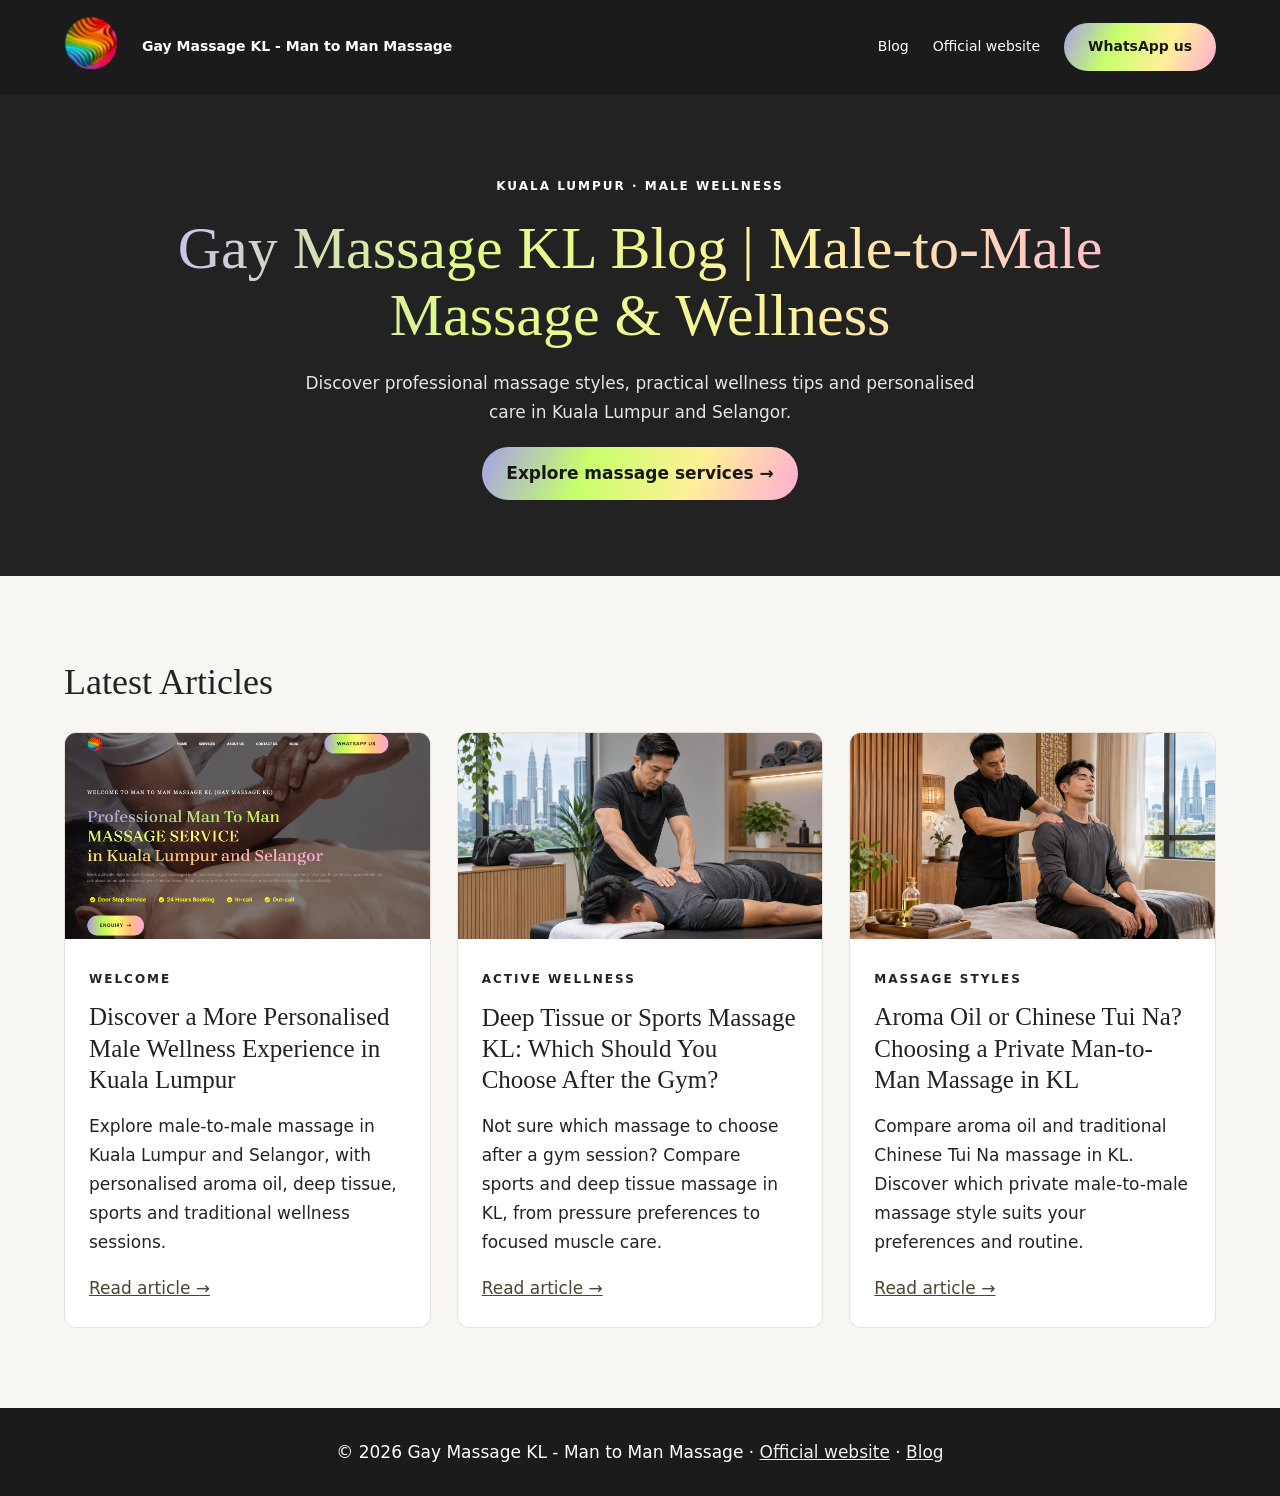
<file: index.html>
<!doctype html><html lang="en"><head><meta charset="utf-8"><meta name="viewport" content="width=device-width, initial-scale=1"><title>Gay Massage KL Blog | Male-to-Male Massage &amp; Wellness</title><meta name="description" content="Explore male-to-male massage, deep tissue, sports and traditional wellness articles in Kuala Lumpur and Selangor."><link rel="canonical" href="https://gaymassagekl.github.io/blog/"><link rel="stylesheet" href="style.css"><link rel="icon" href="logo.png"></head><body><header><nav><a href="index.html"><img src="logo.png" alt="Business logo"></a><a class="brand" href="index.html">Gay Massage KL - Man to Man Massage</a><a href="index.html">Blog</a><a href="https://mantomanmassagekl.com/">Official website</a><a class="button" href="https://wa.me/601120612938">WhatsApp us</a></nav></header><main><section class="hero"><span class="eyebrow">Kuala Lumpur · Male wellness</span><h1>Gay Massage KL Blog | Male-to-Male Massage & Wellness</h1><p>Discover professional massage styles, practical wellness tips and personalised care in Kuala Lumpur and Selangor.</p><a class="button" href="https://mantomanmassagekl.com/">Explore massage services →</a></section><section class="listing"><h2>Latest Articles</h2><div class="grid"><article class="card"><a href="male-wellness-experience-kuala-lumpur.html"><img src="post-1.webp" alt="Professional male-to-male massage in Kuala Lumpur"></a><section><span class="eyebrow">WELCOME</span><h3><a href="male-wellness-experience-kuala-lumpur.html">Discover a More Personalised Male Wellness Experience in Kuala Lumpur</a></h3><p>Explore male-to-male massage in Kuala Lumpur and Selangor, with personalised aroma oil, deep tissue, sports and traditional wellness sessions.</p><a href="male-wellness-experience-kuala-lumpur.html">Read article →</a></section></article><article class="card"><a href="deep-tissue-vs-sports-massage-kl-after-gym.html"><img src="post-2.webp" alt="Illustrative sports massage in a professional wellness studio"></a><section><span class="eyebrow">ACTIVE WELLNESS</span><h3><a href="deep-tissue-vs-sports-massage-kl-after-gym.html">Deep Tissue or Sports Massage KL: Which Should You Choose After the Gym?</a></h3><p>Not sure which massage to choose after a gym session? Compare sports and deep tissue massage in KL, from pressure preferences to focused muscle care.</p><a href="deep-tissue-vs-sports-massage-kl-after-gym.html">Read article →</a></section></article><article class="card"><a href="private-man-to-man-massage-kl-aroma-oil-vs-tui-na.html"><img src="post-3.webp" alt="Illustrative traditional wellness shoulder massage with massage oil nearby"></a><section><span class="eyebrow">MASSAGE STYLES</span><h3><a href="private-man-to-man-massage-kl-aroma-oil-vs-tui-na.html">Aroma Oil or Chinese Tui Na? Choosing a Private Man-to-Man Massage in KL</a></h3><p>Compare aroma oil and traditional Chinese Tui Na massage in KL. Discover which private male-to-male massage style suits your preferences and routine.</p><a href="private-man-to-man-massage-kl-aroma-oil-vs-tui-na.html">Read article →</a></section></article></div></section></main><footer>© 2026 Gay Massage KL - Man to Man Massage · <a href="https://mantomanmassagekl.com/">Official website</a> · <a href="index.html">Blog</a></footer></body></html>
</file>
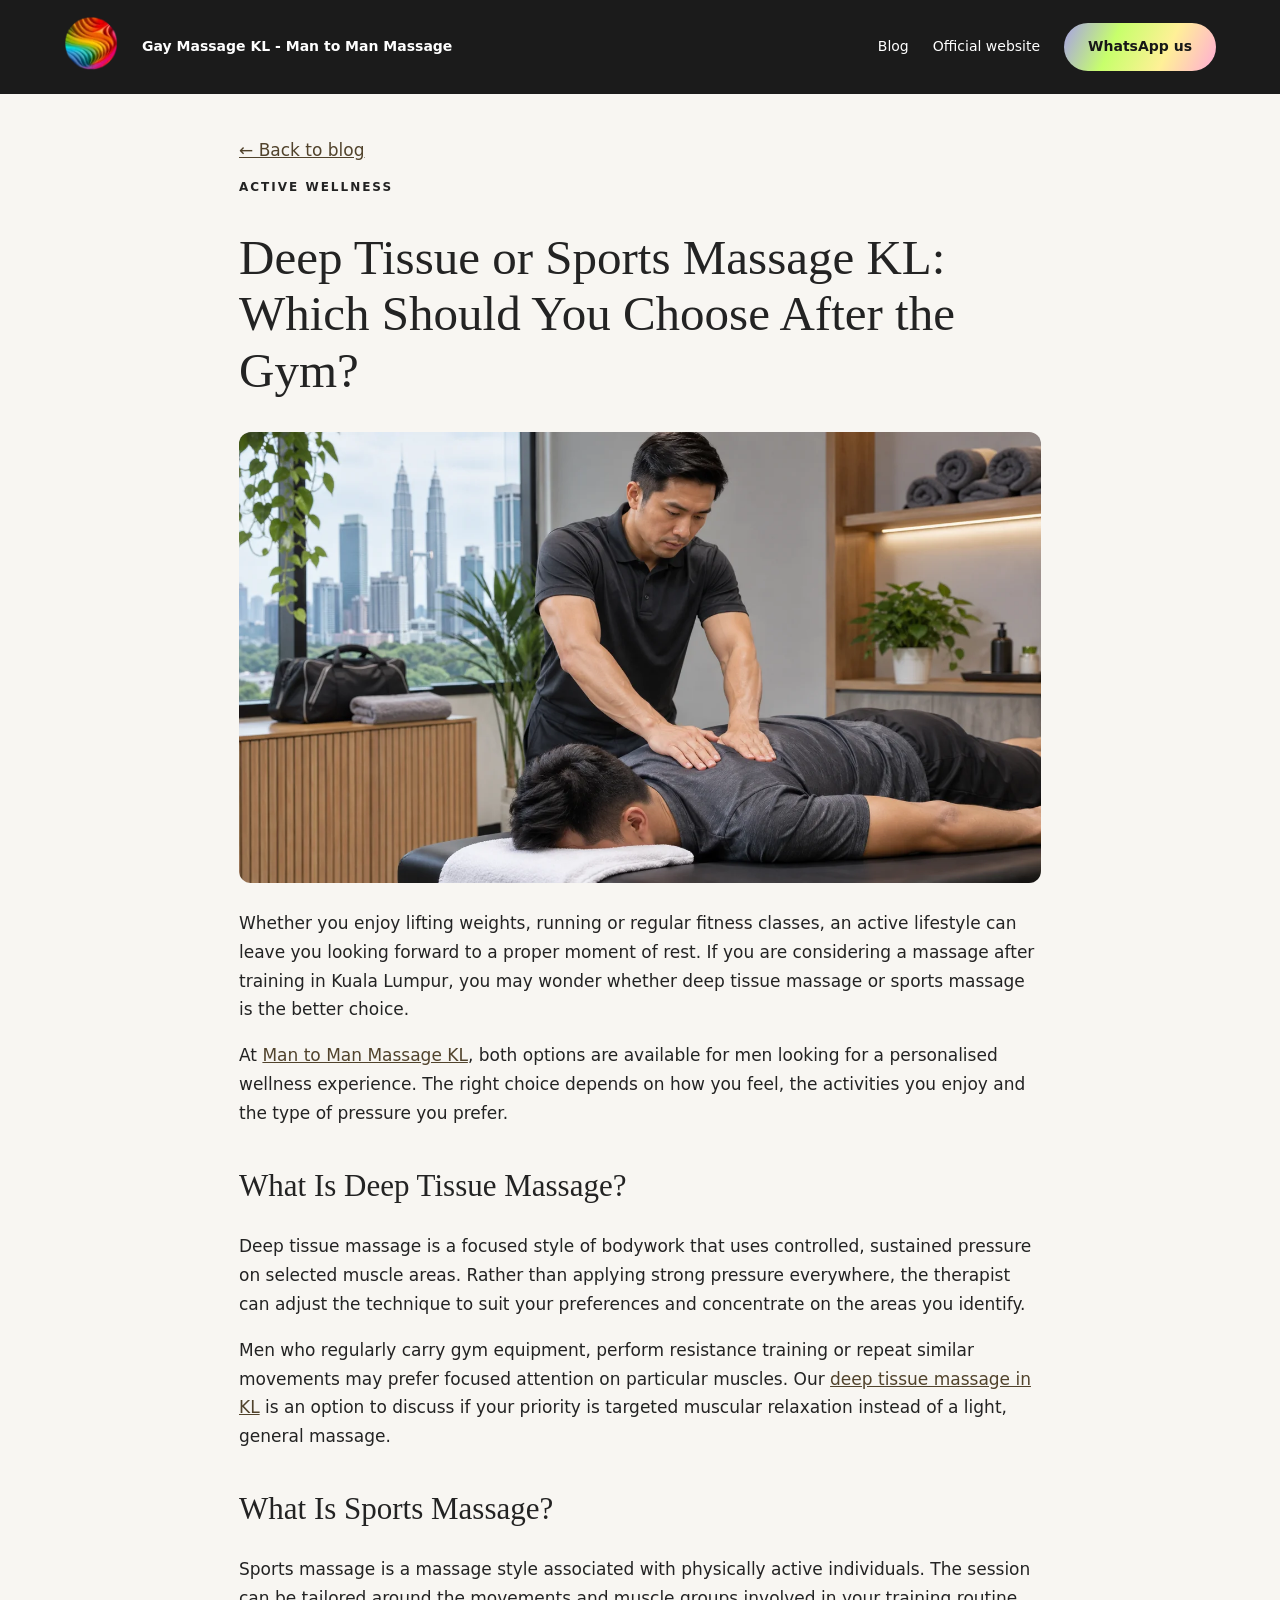
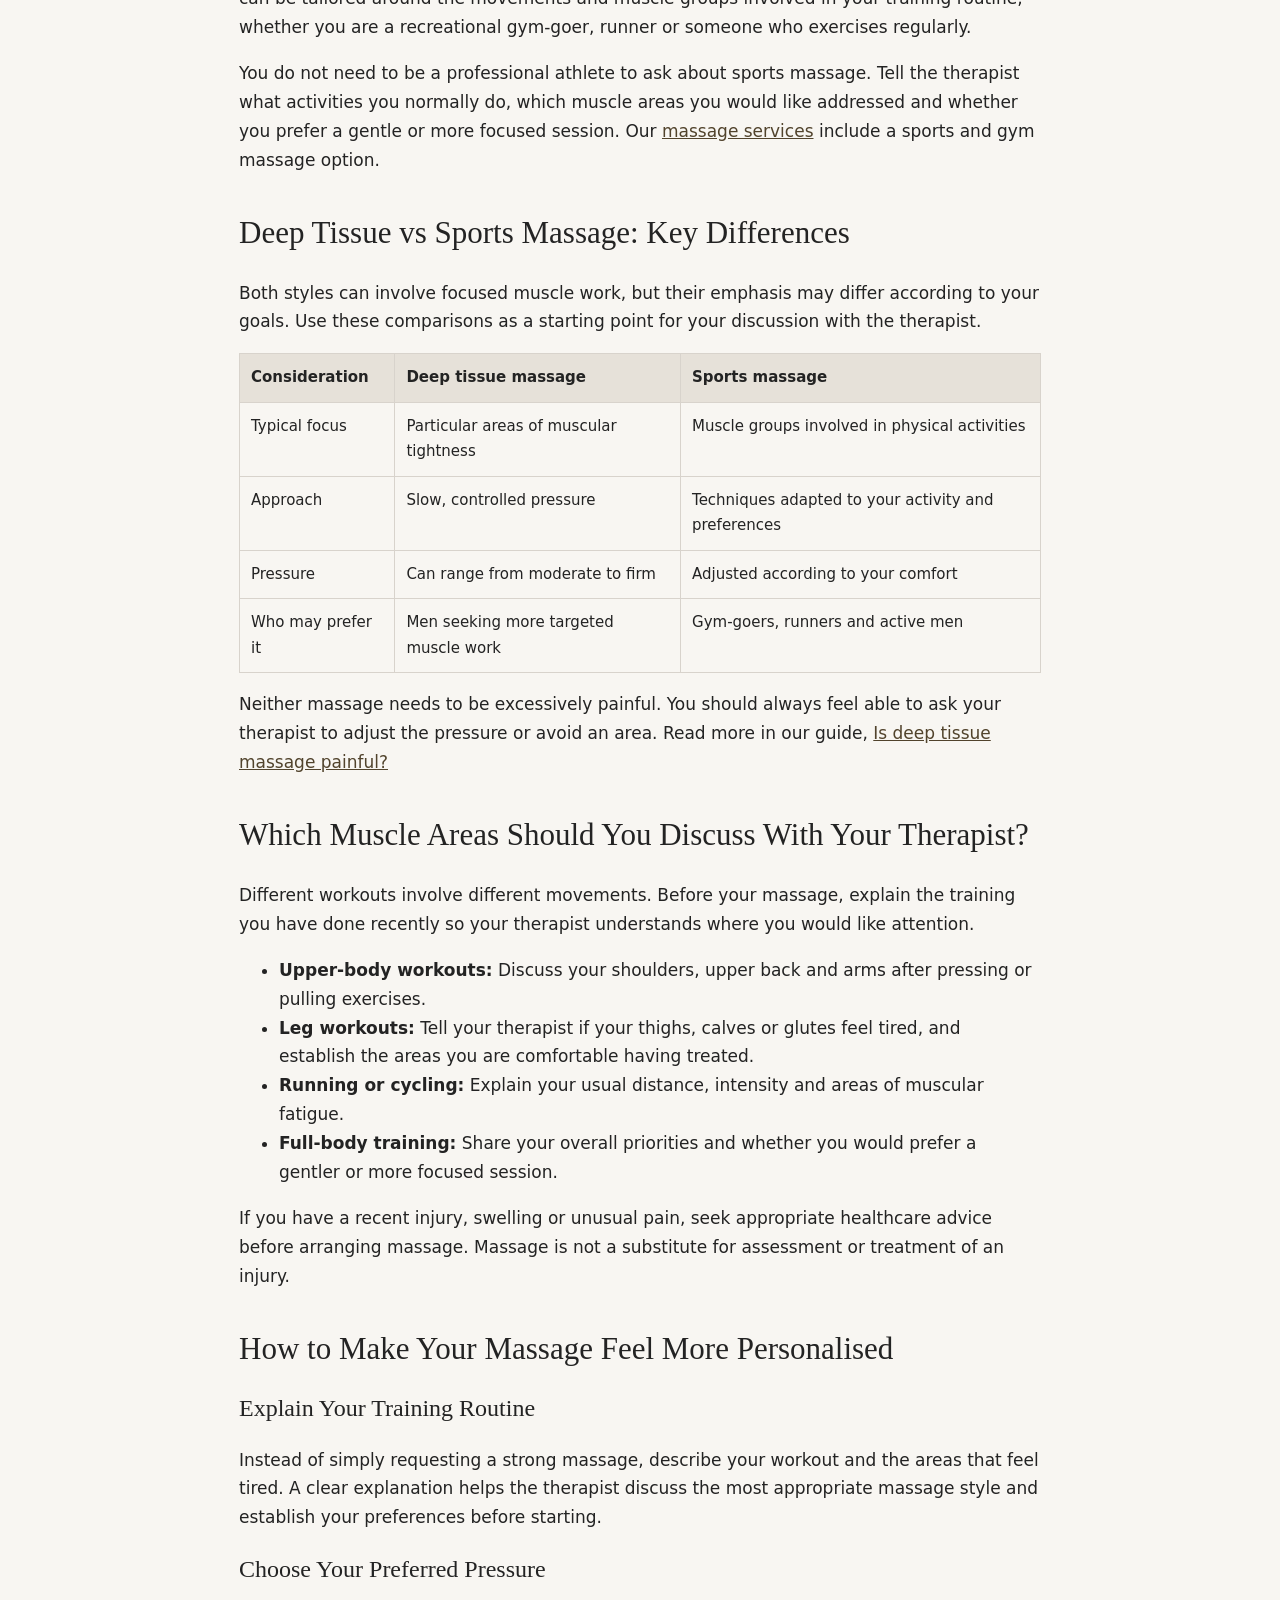
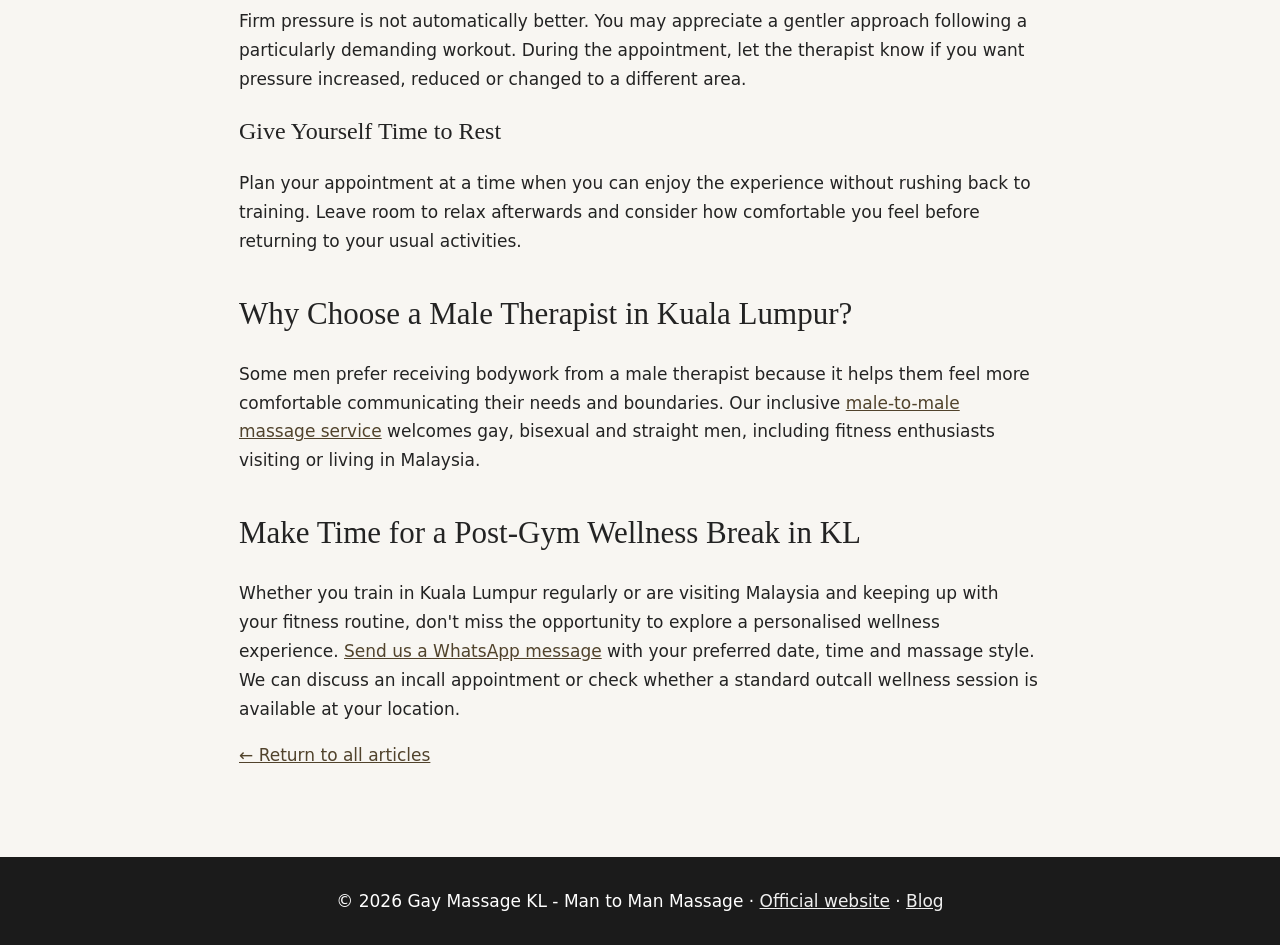
<file: deep-tissue-vs-sports-massage-kl-after-gym.html>
<!doctype html><html lang="en"><head><meta charset="utf-8"><meta name="viewport" content="width=device-width, initial-scale=1"><title>Deep Tissue or Sports Massage KL: Which After the Gym?</title><meta name="description" content="Not sure which massage to choose after a gym session? Compare sports and deep tissue massage in KL, from pressure preferences to focused muscle care."><link rel="canonical" href="https://gaymassagekl.github.io/blog/deep-tissue-vs-sports-massage-kl-after-gym.html"><link rel="stylesheet" href="style.css"><link rel="icon" href="logo.png"></head><body><header><nav><a href="index.html"><img src="logo.png" alt="Business logo"></a><a class="brand" href="index.html">Gay Massage KL - Man to Man Massage</a><a href="index.html">Blog</a><a href="https://mantomanmassagekl.com/">Official website</a><a class="button" href="https://wa.me/601120612938">WhatsApp us</a></nav></header><main class="article"><a href="index.html">← Back to blog</a><p class="eyebrow">ACTIVE WELLNESS</p><h1>Deep Tissue or Sports Massage KL: Which Should You Choose After the Gym?</h1><img class="feature" src="post-2.webp" alt="Illustrative sports massage in a professional wellness studio"><p>Whether you enjoy lifting weights, running or regular fitness
classes, an active lifestyle can leave you looking forward to a proper
moment of rest. If you are considering a massage after training in Kuala
Lumpur, you may wonder whether deep tissue massage or sports massage is
the better choice.</p>
<p>At <a href="https://mantomanmassagekl.com/">Man to Man Massage
KL</a>, both options are available for men looking for a personalised
wellness experience. The right choice depends on how you feel, the
activities you enjoy and the type of pressure you prefer.</p>
<h2 id="what-is-deep-tissue-massage">What Is Deep Tissue Massage?</h2>
<p>Deep tissue massage is a focused style of bodywork that uses
controlled, sustained pressure on selected muscle areas. Rather than
applying strong pressure everywhere, the therapist can adjust the
technique to suit your preferences and concentrate on the areas you
identify.</p>
<p>Men who regularly carry gym equipment, perform resistance training or
repeat similar movements may prefer focused attention on particular
muscles. Our <a
href="https://mantomanmassagekl.com/deep-tissue-massage/">deep tissue
massage in KL</a> is an option to discuss if your priority is targeted
muscular relaxation instead of a light, general massage.</p>
<h2 id="what-is-sports-massage">What Is Sports Massage?</h2>
<p>Sports massage is a massage style associated with physically active
individuals. The session can be tailored around the movements and muscle
groups involved in your training routine, whether you are a recreational
gym-goer, runner or someone who exercises regularly.</p>
<p>You do not need to be a professional athlete to ask about sports
massage. Tell the therapist what activities you normally do, which
muscle areas you would like addressed and whether you prefer a gentle or
more focused session. Our <a
href="https://mantomanmassagekl.com/#services">massage services</a>
include a sports and gym massage option.</p>
<h2 id="deep-tissue-vs-sports-massage-key-differences">Deep Tissue vs
Sports Massage: Key Differences</h2>
<p>Both styles can involve focused muscle work, but their emphasis may
differ according to your goals. Use these comparisons as a starting
point for your discussion with the therapist.</p>
<div class="table-wrap"><table>
<thead>
<tr class="header">
<th>Consideration</th>
<th>Deep tissue massage</th>
<th>Sports massage</th>
</tr>
</thead>
<tbody>
<tr class="odd">
<td>Typical focus</td>
<td>Particular areas of muscular tightness</td>
<td>Muscle groups involved in physical activities</td>
</tr>
<tr class="even">
<td>Approach</td>
<td>Slow, controlled pressure</td>
<td>Techniques adapted to your activity and preferences</td>
</tr>
<tr class="odd">
<td>Pressure</td>
<td>Can range from moderate to firm</td>
<td>Adjusted according to your comfort</td>
</tr>
<tr class="even">
<td>Who may prefer it</td>
<td>Men seeking more targeted muscle work</td>
<td>Gym-goers, runners and active men</td>
</tr>
</tbody>
</table></div>
<p>Neither massage needs to be excessively painful. You should always
feel able to ask your therapist to adjust the pressure or avoid an area.
Read more in our guide, <a
href="https://mantomanmassagekl.com/is-deep-tissue-massage-painful/">Is
deep tissue massage painful?</a></p>
<h2 id="which-muscle-areas-should-you-discuss-with-your-therapist">Which
Muscle Areas Should You Discuss With Your Therapist?</h2>
<p>Different workouts involve different movements. Before your massage,
explain the training you have done recently so your therapist
understands where you would like attention.</p>
<ul>
<li><strong>Upper-body workouts:</strong> Discuss your shoulders, upper
back and arms after pressing or pulling exercises.</li>
<li><strong>Leg workouts:</strong> Tell your therapist if your thighs,
calves or glutes feel tired, and establish the areas you are comfortable
having treated.</li>
<li><strong>Running or cycling:</strong> Explain your usual distance,
intensity and areas of muscular fatigue.</li>
<li><strong>Full-body training:</strong> Share your overall priorities
and whether you would prefer a gentler or more focused session.</li>
</ul>
<p>If you have a recent injury, swelling or unusual pain, seek
appropriate healthcare advice before arranging massage. Massage is not a
substitute for assessment or treatment of an injury.</p>
<h2 id="how-to-make-your-massage-feel-more-personalised">How to Make
Your Massage Feel More Personalised</h2>
<h3 id="explain-your-training-routine">Explain Your Training
Routine</h3>
<p>Instead of simply requesting a strong massage, describe your workout
and the areas that feel tired. A clear explanation helps the therapist
discuss the most appropriate massage style and establish your
preferences before starting.</p>
<h3 id="choose-your-preferred-pressure">Choose Your Preferred
Pressure</h3>
<p>Firm pressure is not automatically better. You may appreciate a
gentler approach following a particularly demanding workout. During the
appointment, let the therapist know if you want pressure increased,
reduced or changed to a different area.</p>
<h3 id="give-yourself-time-to-rest">Give Yourself Time to Rest</h3>
<p>Plan your appointment at a time when you can enjoy the experience
without rushing back to training. Leave room to relax afterwards and
consider how comfortable you feel before returning to your usual
activities.</p>
<h2 id="why-choose-a-male-therapist-in-kuala-lumpur">Why Choose a Male
Therapist in Kuala Lumpur?</h2>
<p>Some men prefer receiving bodywork from a male therapist because it
helps them feel more comfortable communicating their needs and
boundaries. Our inclusive <a
href="https://mantomanmassagekl.com/gay-massage/">male-to-male massage
service</a> welcomes gay, bisexual and straight men, including fitness
enthusiasts visiting or living in Malaysia.</p>
<h2 id="make-time-for-a-post-gym-wellness-break-in-kl">Make Time for a
Post-Gym Wellness Break in KL</h2>
<p>Whether you train in Kuala Lumpur regularly or are visiting Malaysia
and keeping up with your fitness routine, don't miss the opportunity to
explore a personalised wellness experience. <a
href="https://wa.me/601120612938">Send us a WhatsApp message</a> with
your preferred date, time and massage style. We can discuss an incall
appointment or check whether a standard outcall wellness session is
available at your location.</p>
<p><a href="index.html">← Return to all articles</a></p></main><footer>© 2026 Gay Massage KL - Man to Man Massage · <a href="https://mantomanmassagekl.com/">Official website</a> · <a href="index.html">Blog</a></footer></body></html>
</file>
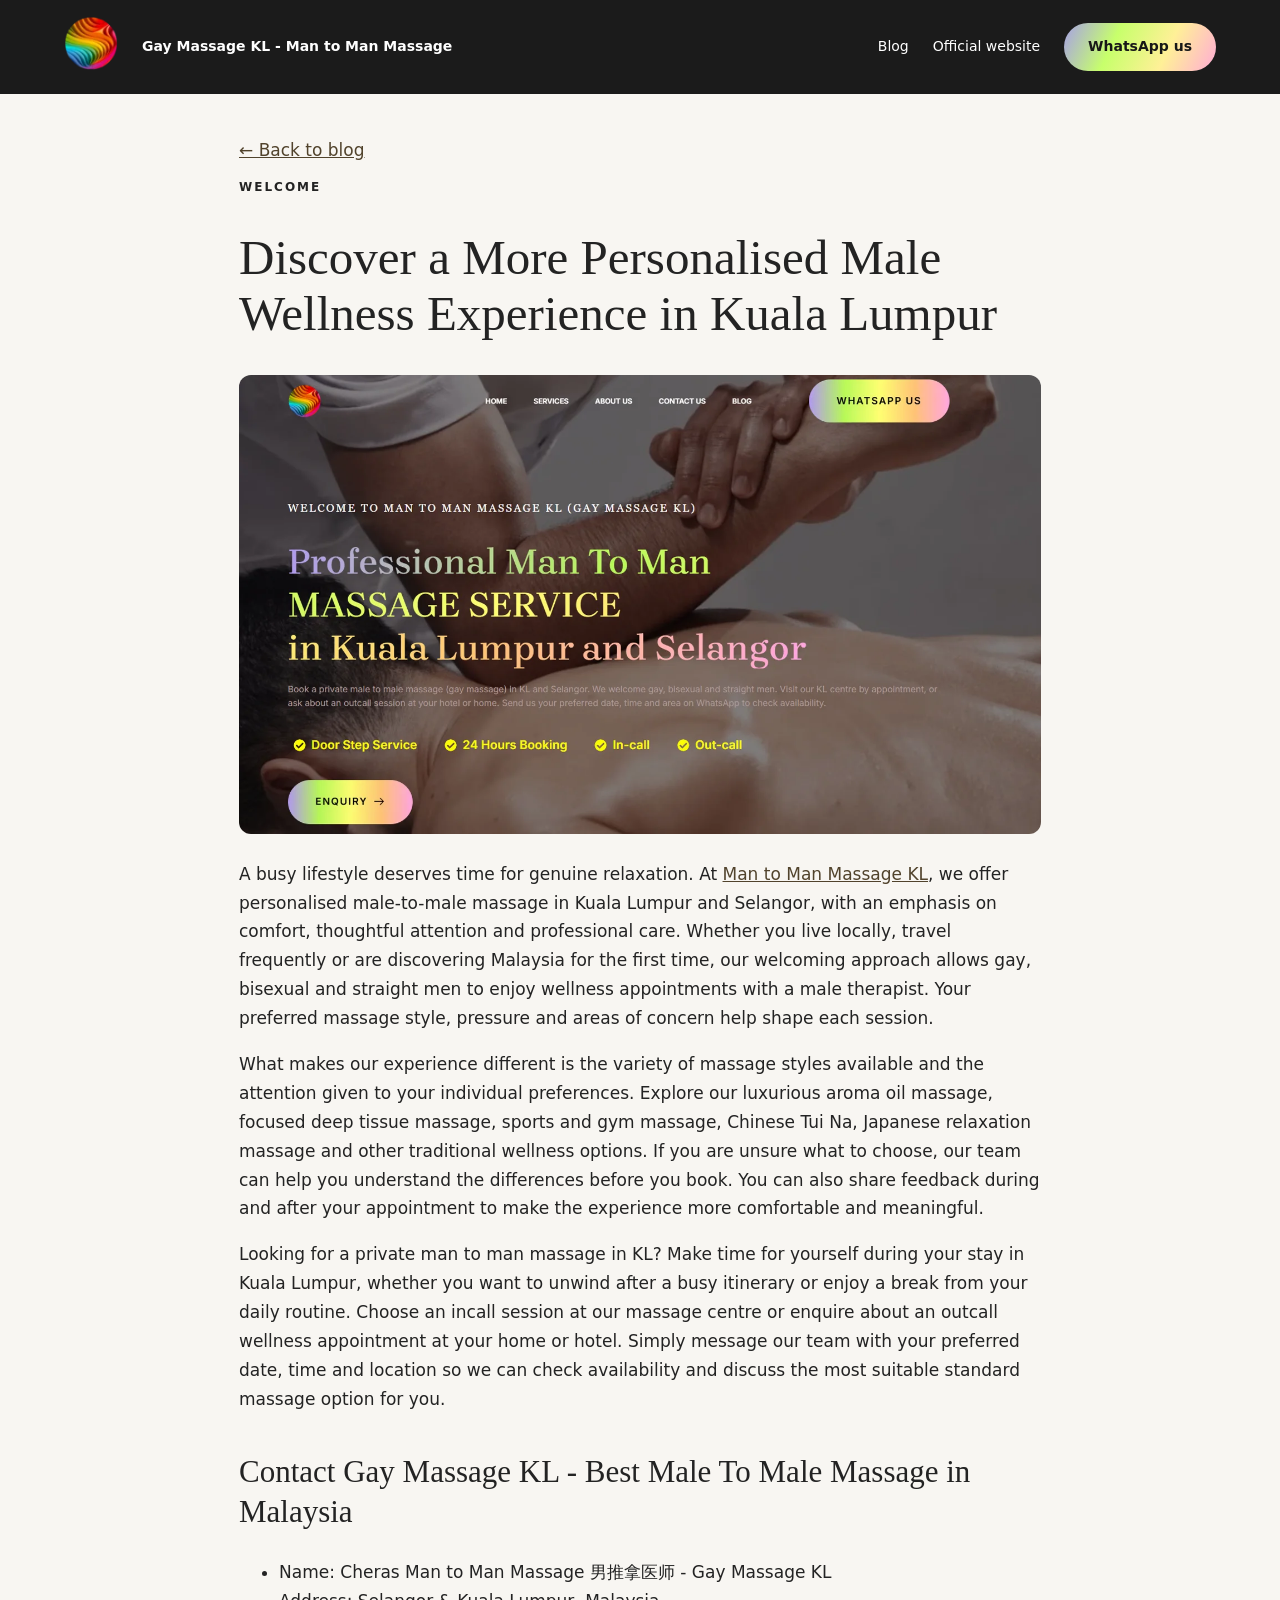
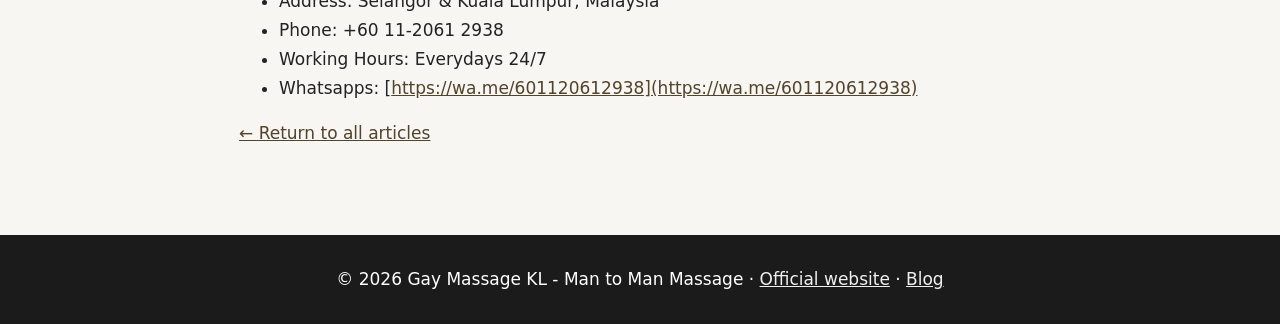
<file: male-wellness-experience-kuala-lumpur.html>
<!doctype html><html lang="en"><head><meta charset="utf-8"><meta name="viewport" content="width=device-width, initial-scale=1"><title>Gay Massage KL | Male Wellness &amp; Personalised Massage</title><meta name="description" content="Explore male-to-male massage in Kuala Lumpur and Selangor, with personalised aroma oil, deep tissue, sports and traditional wellness sessions."><link rel="canonical" href="https://gaymassagekl.github.io/blog/male-wellness-experience-kuala-lumpur.html"><link rel="stylesheet" href="style.css"><link rel="icon" href="logo.png"></head><body><header><nav><a href="index.html"><img src="logo.png" alt="Business logo"></a><a class="brand" href="index.html">Gay Massage KL - Man to Man Massage</a><a href="index.html">Blog</a><a href="https://mantomanmassagekl.com/">Official website</a><a class="button" href="https://wa.me/601120612938">WhatsApp us</a></nav></header><main class="article"><a href="index.html">← Back to blog</a><p class="eyebrow">WELCOME</p><h1>Discover a More Personalised Male Wellness Experience in Kuala Lumpur</h1><img class="feature" src="post-1.webp" alt="Professional male-to-male massage in Kuala Lumpur"><p>A busy lifestyle deserves time for genuine relaxation. At <a
href="https://mantomanmassagekl.com/">Man to Man Massage KL</a>, we
offer personalised male-to-male massage in Kuala Lumpur and Selangor,
with an emphasis on comfort, thoughtful attention and professional care.
Whether you live locally, travel frequently or are discovering Malaysia
for the first time, our welcoming approach allows gay, bisexual and
straight men to enjoy wellness appointments with a male therapist. Your
preferred massage style, pressure and areas of concern help shape each
session.</p>
<p>What makes our experience different is the variety of massage styles
available and the attention given to your individual preferences.
Explore our luxurious aroma oil massage, focused deep tissue massage,
sports and gym massage, Chinese Tui Na, Japanese relaxation massage and
other traditional wellness options. If you are unsure what to choose,
our team can help you understand the differences before you book. You
can also share feedback during and after your appointment to make the
experience more comfortable and meaningful.</p>
<p>Looking for a private man to man massage in KL? Make time for
yourself during your stay in Kuala Lumpur, whether you want to unwind
after a busy itinerary or enjoy a break from your daily routine. Choose
an incall session at our massage centre or enquire about an outcall
wellness appointment at your home or hotel. Simply message our team with
your preferred date, time and location so we can check availability and
discuss the most suitable standard massage option for you.</p>
<h2
id="contact-gay-massage-kl---best-male-to-male-massage-in-malaysia">Contact
Gay Massage KL - Best Male To Male Massage in Malaysia</h2>
<ul>
<li>Name: Cheras Man to Man Massage 男推拿医师 - Gay Massage KL</li>
<li>Address: Selangor &amp; Kuala Lumpur, Malaysia</li>
<li>Phone: +60 11-2061 2938</li>
<li>Working Hours: Everydays 24/7</li>
<li>Whatsapps: [<a
href="https://wa.me/601120612938](https://wa.me/601120612938)">https://wa.me/601120612938](https://wa.me/601120612938)</a></li>
</ul>
<p><a href="index.html">← Return to all articles</a></p></main><footer>© 2026 Gay Massage KL - Man to Man Massage · <a href="https://mantomanmassagekl.com/">Official website</a> · <a href="index.html">Blog</a></footer></body></html>
</file>
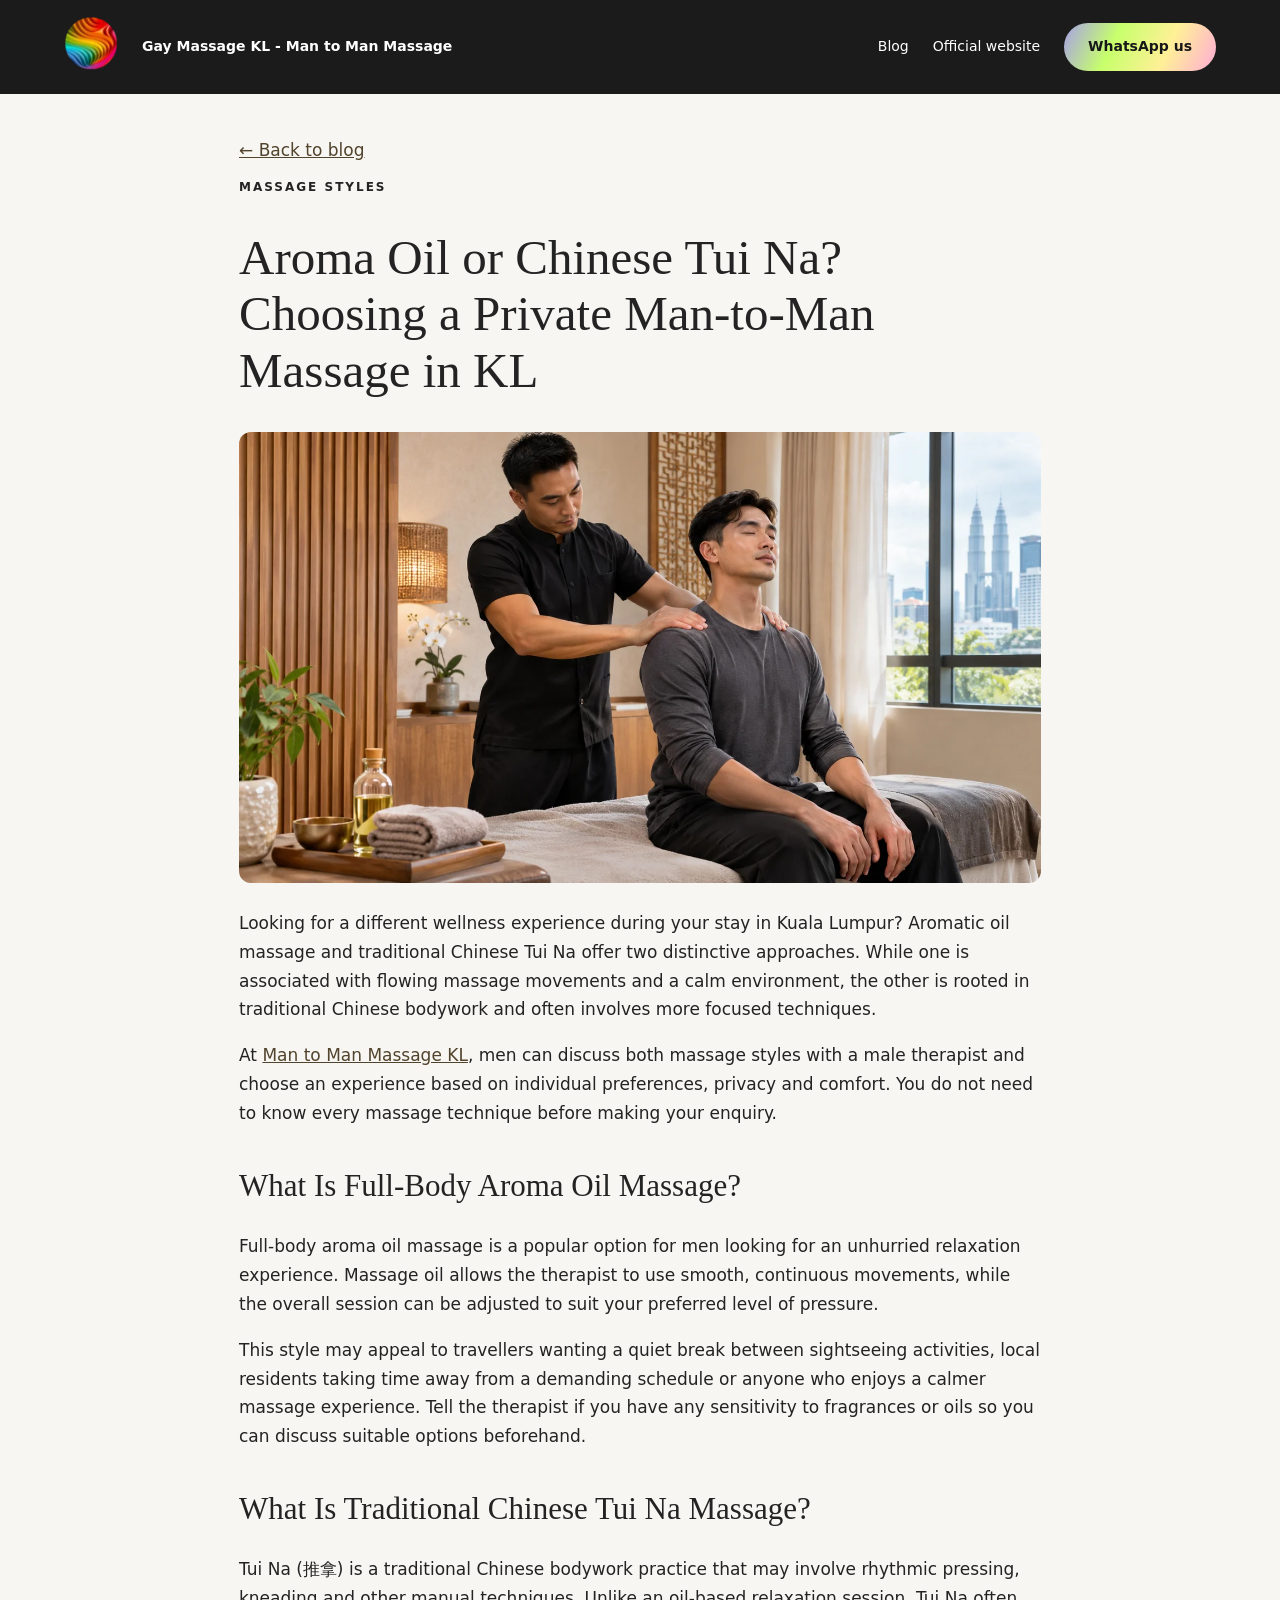
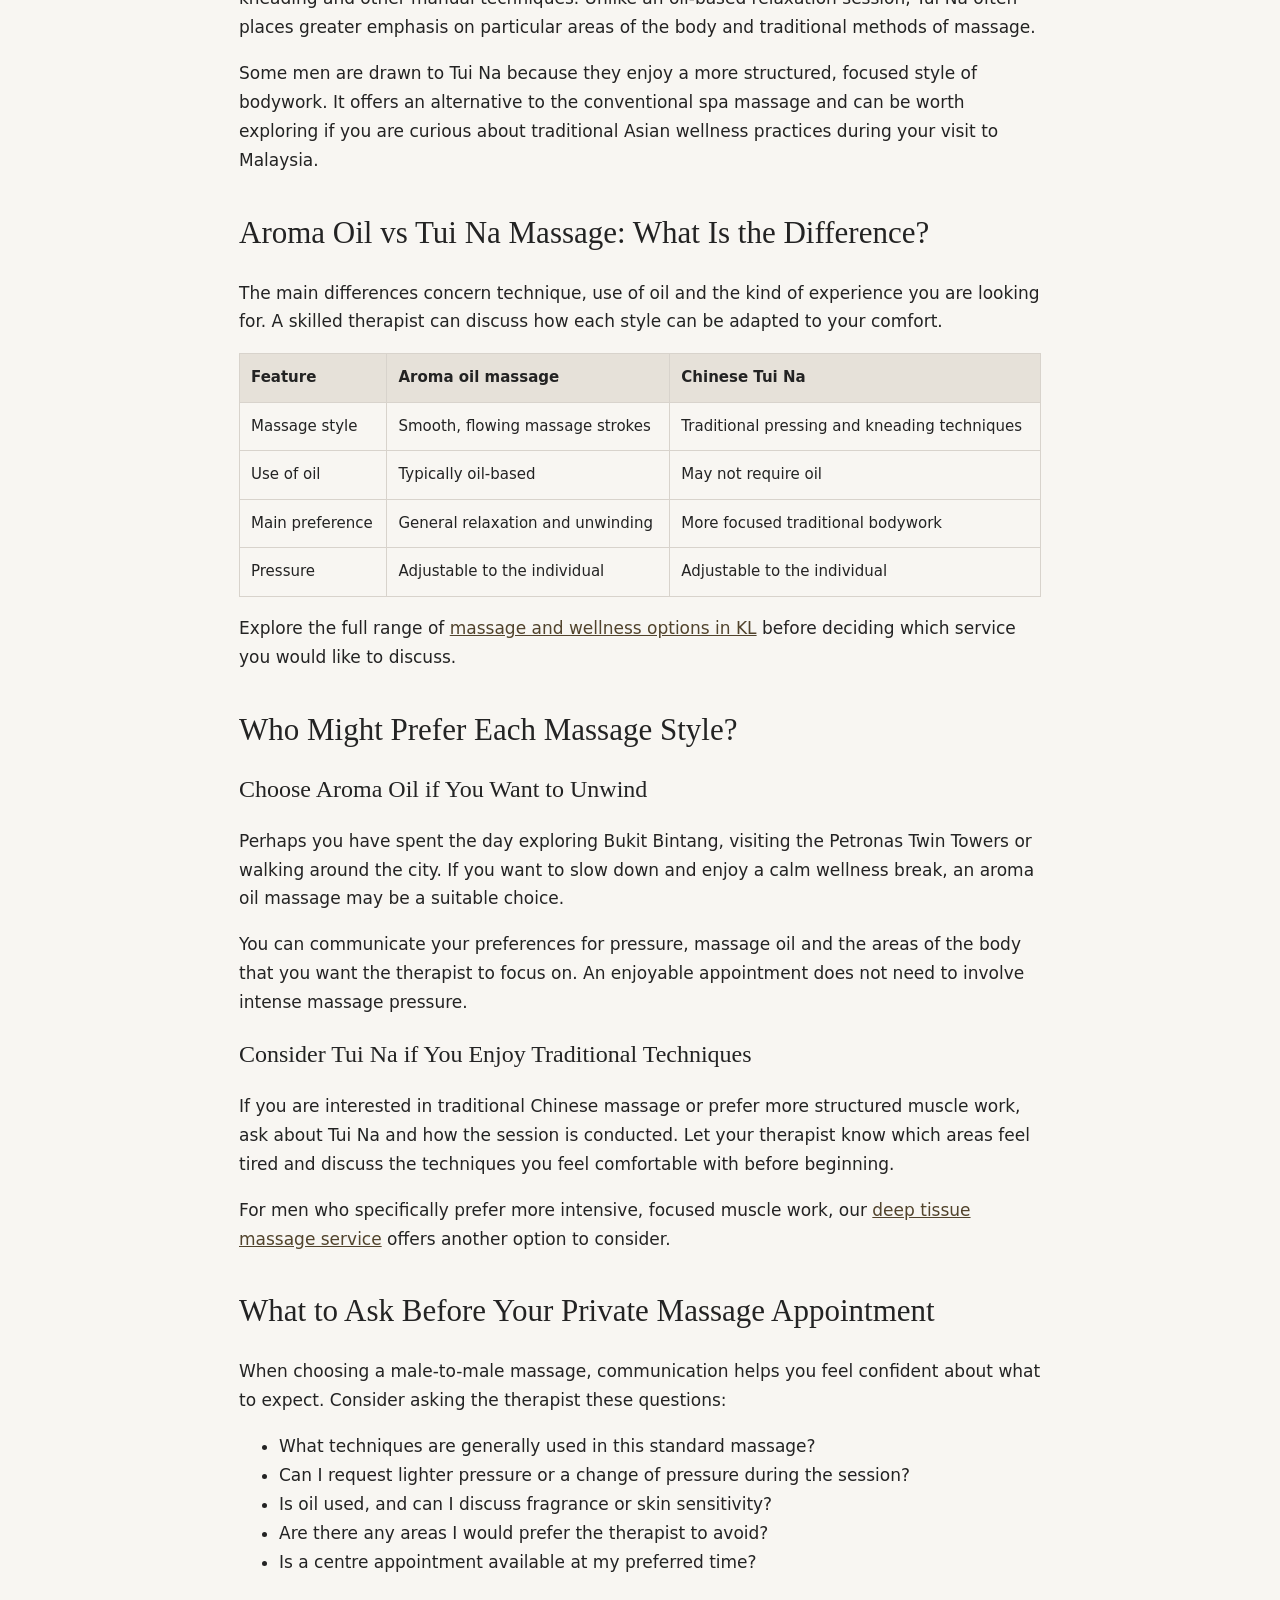
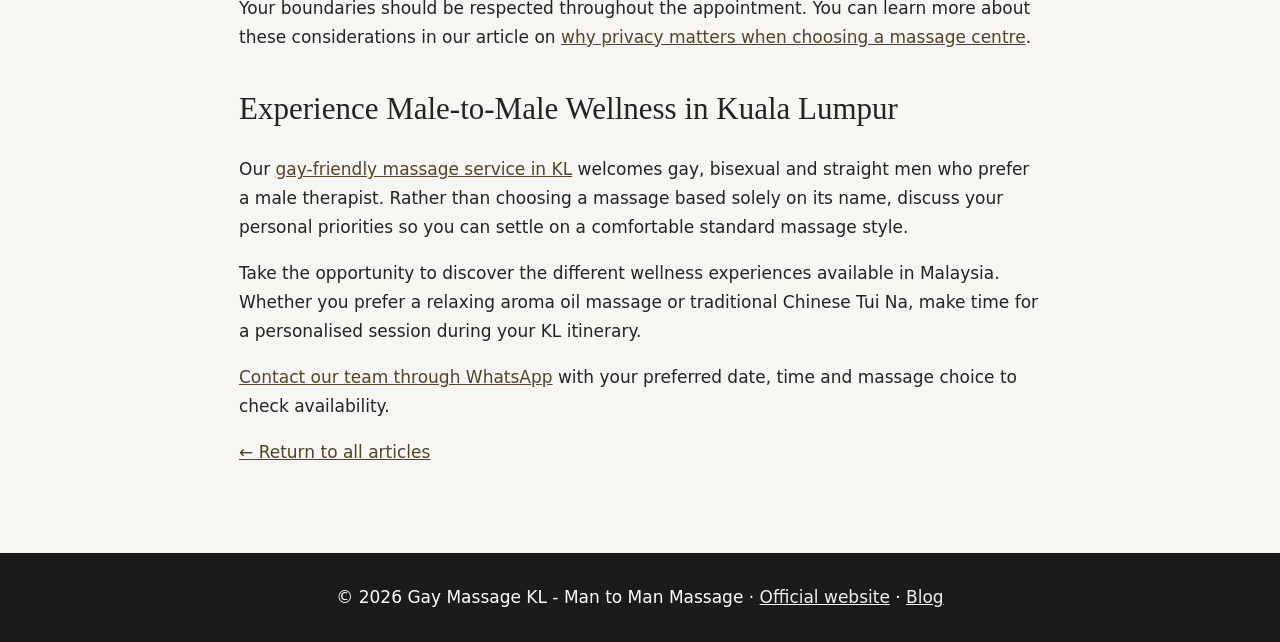
<file: private-man-to-man-massage-kl-aroma-oil-vs-tui-na.html>
<!doctype html><html lang="en"><head><meta charset="utf-8"><meta name="viewport" content="width=device-width, initial-scale=1"><title>Private Man-to-Man Massage KL: Aroma Oil vs Tui Na</title><meta name="description" content="Compare aroma oil and traditional Chinese Tui Na massage in KL. Discover which private male-to-male massage style suits your preferences and routine."><link rel="canonical" href="https://gaymassagekl.github.io/blog/private-man-to-man-massage-kl-aroma-oil-vs-tui-na.html"><link rel="stylesheet" href="style.css"><link rel="icon" href="logo.png"></head><body><header><nav><a href="index.html"><img src="logo.png" alt="Business logo"></a><a class="brand" href="index.html">Gay Massage KL - Man to Man Massage</a><a href="index.html">Blog</a><a href="https://mantomanmassagekl.com/">Official website</a><a class="button" href="https://wa.me/601120612938">WhatsApp us</a></nav></header><main class="article"><a href="index.html">← Back to blog</a><p class="eyebrow">MASSAGE STYLES</p><h1>Aroma Oil or Chinese Tui Na? Choosing a Private Man-to-Man Massage in KL</h1><img class="feature" src="post-3.webp" alt="Illustrative traditional wellness shoulder massage with massage oil nearby"><p>Looking for a different wellness experience during your stay in Kuala
Lumpur? Aromatic oil massage and traditional Chinese Tui Na offer two
distinctive approaches. While one is associated with flowing massage
movements and a calm environment, the other is rooted in traditional
Chinese bodywork and often involves more focused techniques.</p>
<p>At <a href="https://mantomanmassagekl.com/">Man to Man Massage
KL</a>, men can discuss both massage styles with a male therapist and
choose an experience based on individual preferences, privacy and
comfort. You do not need to know every massage technique before making
your enquiry.</p>
<h2 id="what-is-full-body-aroma-oil-massage">What Is Full-Body Aroma Oil
Massage?</h2>
<p>Full-body aroma oil massage is a popular option for men looking for
an unhurried relaxation experience. Massage oil allows the therapist to
use smooth, continuous movements, while the overall session can be
adjusted to suit your preferred level of pressure.</p>
<p>This style may appeal to travellers wanting a quiet break between
sightseeing activities, local residents taking time away from a
demanding schedule or anyone who enjoys a calmer massage experience.
Tell the therapist if you have any sensitivity to fragrances or oils so
you can discuss suitable options beforehand.</p>
<h2 id="what-is-traditional-chinese-tui-na-massage">What Is Traditional
Chinese Tui Na Massage?</h2>
<p>Tui Na (推拿) is a traditional Chinese bodywork practice that may
involve rhythmic pressing, kneading and other manual techniques. Unlike
an oil-based relaxation session, Tui Na often places greater emphasis on
particular areas of the body and traditional methods of massage.</p>
<p>Some men are drawn to Tui Na because they enjoy a more structured,
focused style of bodywork. It offers an alternative to the conventional
spa massage and can be worth exploring if you are curious about
traditional Asian wellness practices during your visit to Malaysia.</p>
<h2 id="aroma-oil-vs-tui-na-massage-what-is-the-difference">Aroma Oil vs
Tui Na Massage: What Is the Difference?</h2>
<p>The main differences concern technique, use of oil and the kind of
experience you are looking for. A skilled therapist can discuss how each
style can be adapted to your comfort.</p>
<div class="table-wrap"><table>
<thead>
<tr class="header">
<th>Feature</th>
<th>Aroma oil massage</th>
<th>Chinese Tui Na</th>
</tr>
</thead>
<tbody>
<tr class="odd">
<td>Massage style</td>
<td>Smooth, flowing massage strokes</td>
<td>Traditional pressing and kneading techniques</td>
</tr>
<tr class="even">
<td>Use of oil</td>
<td>Typically oil-based</td>
<td>May not require oil</td>
</tr>
<tr class="odd">
<td>Main preference</td>
<td>General relaxation and unwinding</td>
<td>More focused traditional bodywork</td>
</tr>
<tr class="even">
<td>Pressure</td>
<td>Adjustable to the individual</td>
<td>Adjustable to the individual</td>
</tr>
</tbody>
</table></div>
<p>Explore the full range of <a
href="https://mantomanmassagekl.com/#services">massage and wellness
options in KL</a> before deciding which service you would like to
discuss.</p>
<h2 id="who-might-prefer-each-massage-style">Who Might Prefer Each
Massage Style?</h2>
<h3 id="choose-aroma-oil-if-you-want-to-unwind">Choose Aroma Oil if You
Want to Unwind</h3>
<p>Perhaps you have spent the day exploring Bukit Bintang, visiting the
Petronas Twin Towers or walking around the city. If you want to slow
down and enjoy a calm wellness break, an aroma oil massage may be a
suitable choice.</p>
<p>You can communicate your preferences for pressure, massage oil and
the areas of the body that you want the therapist to focus on. An
enjoyable appointment does not need to involve intense massage
pressure.</p>
<h3 id="consider-tui-na-if-you-enjoy-traditional-techniques">Consider
Tui Na if You Enjoy Traditional Techniques</h3>
<p>If you are interested in traditional Chinese massage or prefer more
structured muscle work, ask about Tui Na and how the session is
conducted. Let your therapist know which areas feel tired and discuss
the techniques you feel comfortable with before beginning.</p>
<p>For men who specifically prefer more intensive, focused muscle work,
our <a href="https://mantomanmassagekl.com/deep-tissue-massage/">deep
tissue massage service</a> offers another option to consider.</p>
<h2 id="what-to-ask-before-your-private-massage-appointment">What to Ask
Before Your Private Massage Appointment</h2>
<p>When choosing a male-to-male massage, communication helps you feel
confident about what to expect. Consider asking the therapist these
questions:</p>
<ul>
<li>What techniques are generally used in this standard massage?</li>
<li>Can I request lighter pressure or a change of pressure during the
session?</li>
<li>Is oil used, and can I discuss fragrance or skin sensitivity?</li>
<li>Are there any areas I would prefer the therapist to avoid?</li>
<li>Is a centre appointment available at my preferred time?</li>
</ul>
<p>Your boundaries should be respected throughout the appointment. You
can learn more about these considerations in our article on <a
href="https://mantomanmassagekl.com/why-privacy-matters-when-choosing-a-gay-massage-centre/">why
privacy matters when choosing a massage centre</a>.</p>
<h2 id="experience-male-to-male-wellness-in-kuala-lumpur">Experience
Male-to-Male Wellness in Kuala Lumpur</h2>
<p>Our <a href="https://mantomanmassagekl.com/gay-massage/">gay-friendly
massage service in KL</a> welcomes gay, bisexual and straight men who
prefer a male therapist. Rather than choosing a massage based solely on
its name, discuss your personal priorities so you can settle on a
comfortable standard massage style.</p>
<p>Take the opportunity to discover the different wellness experiences
available in Malaysia. Whether you prefer a relaxing aroma oil massage
or traditional Chinese Tui Na, make time for a personalised session
during your KL itinerary.</p>
<p><a href="https://wa.me/601120612938">Contact our team through
WhatsApp</a> with your preferred date, time and massage choice to check
availability.</p>
<p><a href="index.html">← Return to all articles</a></p></main><footer>© 2026 Gay Massage KL - Man to Man Massage · <a href="https://mantomanmassagekl.com/">Official website</a> · <a href="index.html">Blog</a></footer></body></html>
</file>
<file: style.css>
*{box-sizing:border-box}body{margin:0;background:#f8f6f2;color:#232323;font:17px/1.7 system-ui,sans-serif}a{color:#51432c}header{background:#1b1b1b;color:white}nav{max-width:1200px;margin:auto;padding:16px 24px;display:flex;align-items:center;gap:24px;flex-wrap:wrap}nav img{width:54px;height:54px;object-fit:contain}nav .brand{color:white;text-decoration:none;font-weight:700;margin-right:auto}nav a{color:white;text-decoration:none;font-size:14px}.button{display:inline-block;background:linear-gradient(115deg,#a7a0e8,#c7ff6b,#fff097,#ffacd5);color:#171717;padding:12px 24px;border-radius:40px;font-weight:700;text-decoration:none}.hero{background:#222;color:white;padding:76px 24px;text-align:center}.hero h1{font:clamp(35px,5vw,60px)/1.12 Georgia,serif;max-width:1050px;margin:16px auto;background:linear-gradient(90deg,#c5b7ff,#dfff83,#fff1a0,#ffb6d7);background-clip:text;color:transparent}.hero p{max-width:680px;margin:20px auto;color:#e5e5e5}.eyebrow{font-size:12px;letter-spacing:2px;font-weight:700;text-transform:uppercase}.listing{max-width:1200px;margin:auto;padding:55px 24px 80px}.listing h2{font:36px Georgia,serif}.grid{display:grid;grid-template-columns:repeat(3,minmax(0,1fr));gap:26px}.card{background:white;border:1px solid #e5e0d8;border-radius:12px;overflow:hidden;display:flex;flex-direction:column}.card img{width:100%;height:auto;aspect-ratio:16/9;object-fit:cover;display:block}.card section{padding:24px}.card h3{font:25px/1.25 Georgia,serif;margin:10px 0}.card h3 a{text-decoration:none;color:#222}.article{max-width:850px;margin:auto;padding:42px 24px 70px}.article h1{font:clamp(34px,5vw,49px)/1.15 Georgia,serif}.article h2{font:31px/1.3 Georgia,serif;margin-top:38px}.article h3{font:24px Georgia,serif}.feature{width:100%;height:auto;border-radius:12px}.table-wrap{overflow-x:auto}table{width:100%;border-collapse:collapse;table-layout:auto;font-size:15px}td,th{padding:11px;border:1px solid #d8d3cc;text-align:left;vertical-align:top}th{background:#e6e1d9}.article a{overflow-wrap:anywhere}footer{padding:30px 24px;background:#1b1b1b;color:white;text-align:center}footer a{color:#f0f0f0} @media(max-width:800px){.grid{grid-template-columns:1fr}nav{gap:14px}.hero{padding:48px 20px}.article{padding:25px 18px}.card h3{font-size:24px}}
</file>
